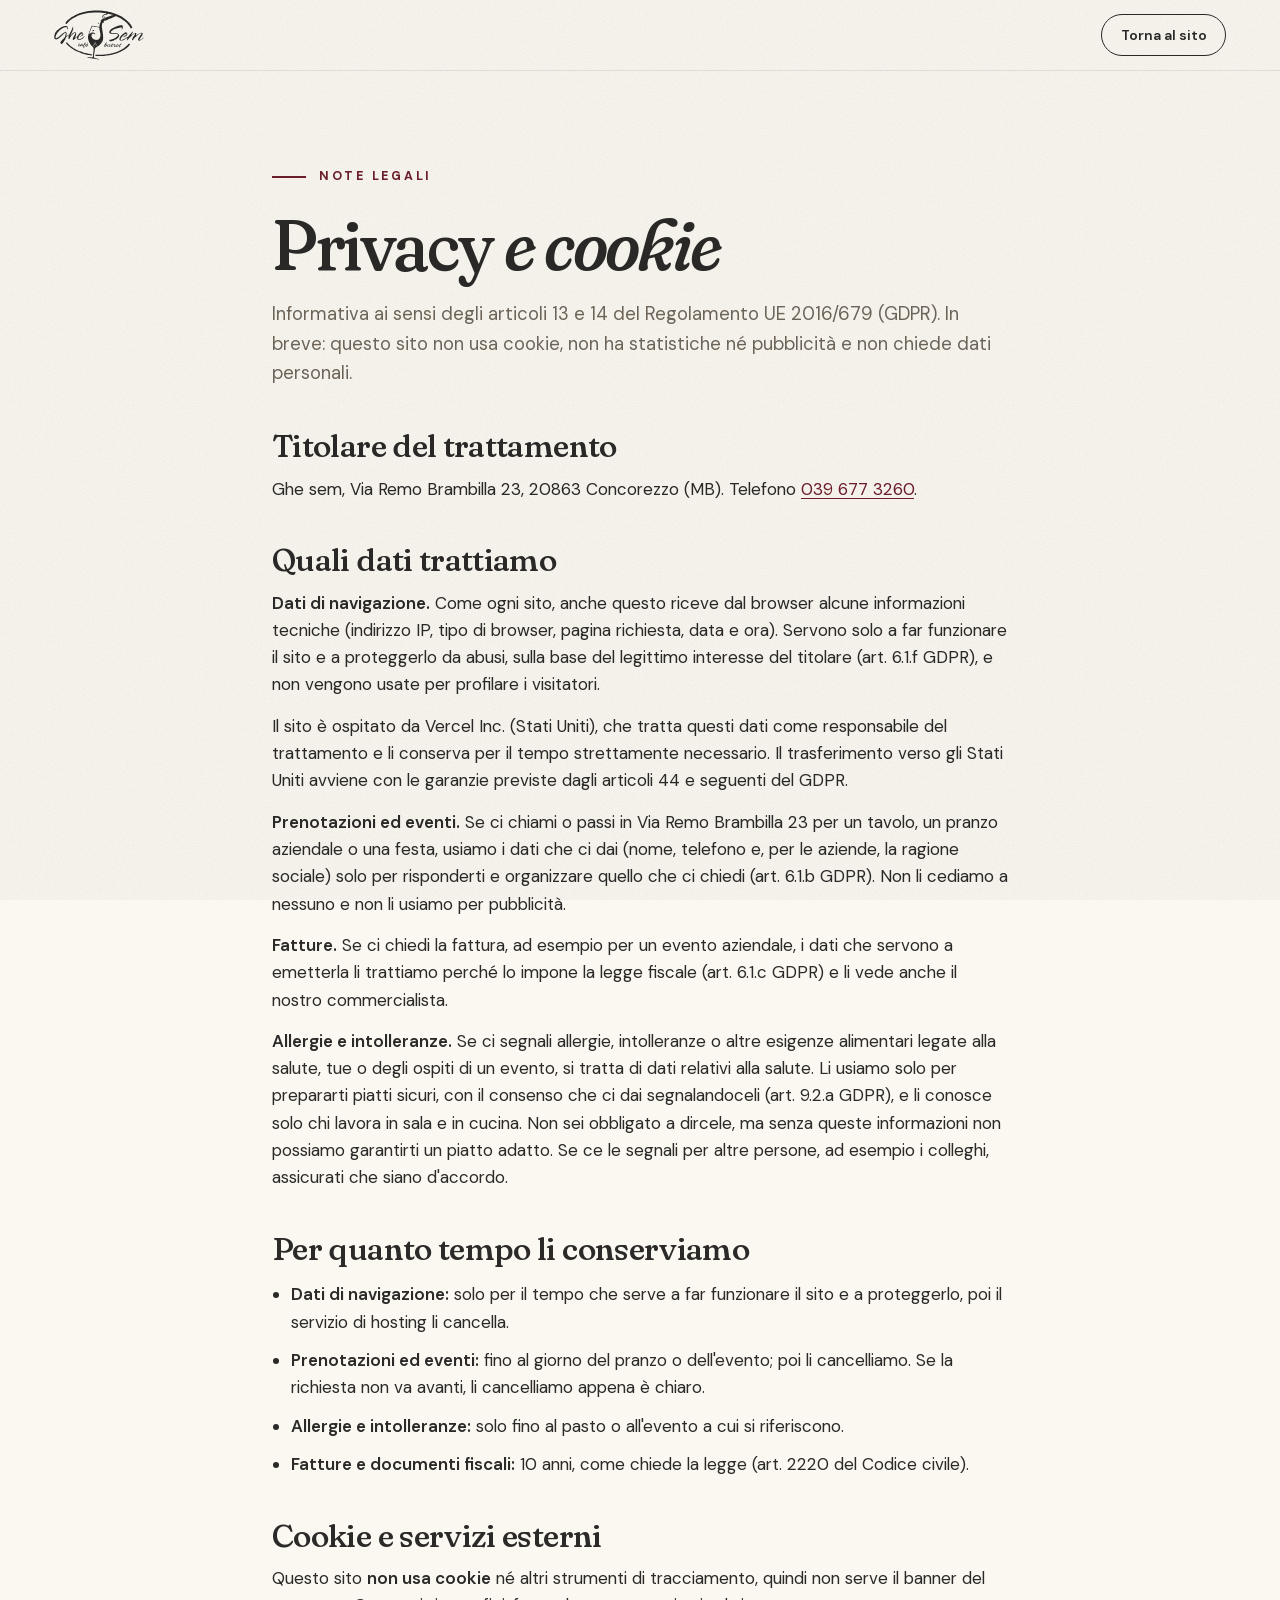
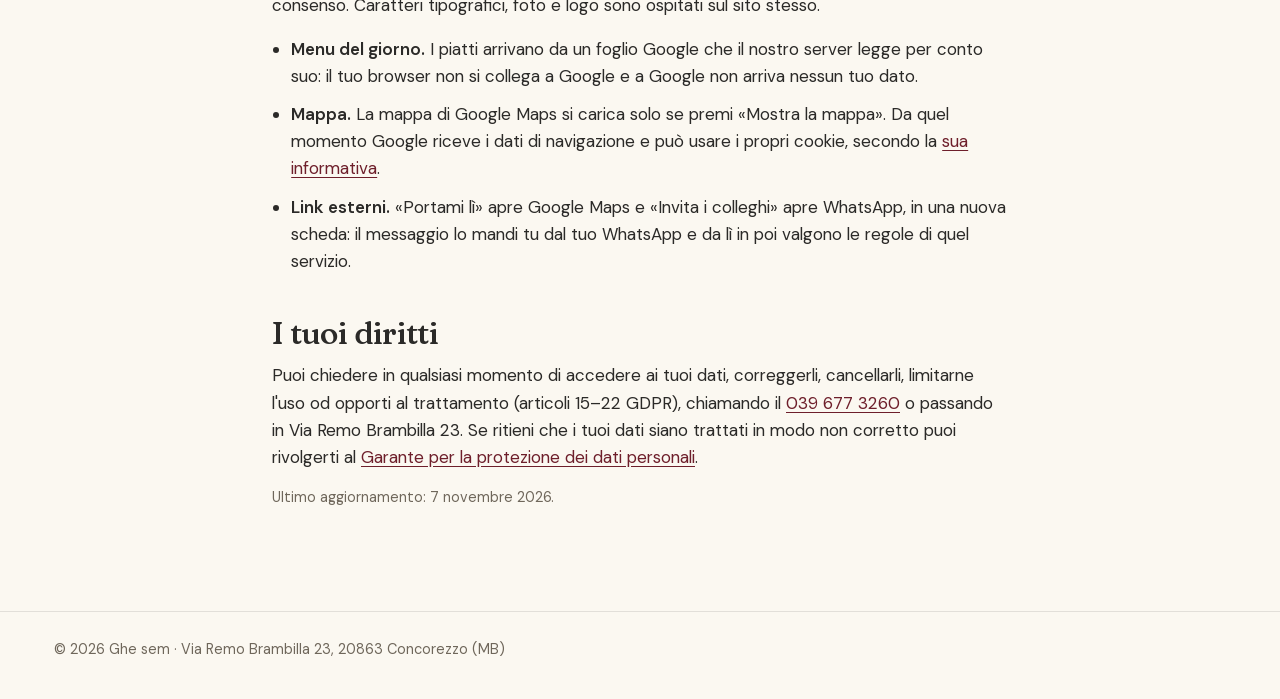
<file: privacy.html>
<!doctype html>
<html lang="it">
<head>
<meta charset="utf-8">
<meta name="viewport" content="width=device-width, initial-scale=1, viewport-fit=cover">
<title>Privacy e cookie · Ghe sem Concorezzo</title>
<meta name="description" content="Informativa sul trattamento dei dati personali e sui cookie del sito di Ghe sem, café e bistrot in Via Remo Brambilla 23 a Concorezzo.">
<meta name="theme-color" content="#6E1F2B">
<link rel="icon" href="favicon-32.png" sizes="32x32" type="image/png">
<link rel="icon" href="favicon.svg" type="image/svg+xml">
<link rel="apple-touch-icon" href="apple-touch-icon.png">
<link rel="preload" href="fonts/dmsans-latin.woff2" as="font" type="font/woff2" crossorigin>
<link rel="preload" href="fonts/fraunces-latin.woff2" as="font" type="font/woff2" crossorigin>
<link rel="stylesheet" href="css/style.css">
</head>

<body class="legal-page">
<header class="legal-top">
  <div class="wrap">
    <a class="legal-logo" href="index.html" aria-label="Ghe sem, torna al sito"></a>
    <a class="btn btn-line btn-sm" href="index.html">Torna al sito</a>
  </div>
</header>

<main class="legal">
  <div class="wrap legal-wrap">
    <p class="kicker">Note legali</p>
    <h1>Privacy <em>e cookie</em></h1>
    <p class="legal-lede">Informativa ai sensi degli articoli 13 e 14 del Regolamento UE 2016/679 (GDPR). In breve: questo sito non usa cookie, non ha statistiche né pubblicità e non chiede dati personali.</p>

    <h2>Titolare del trattamento</h2>
    <!-- DA COMPLETARE: ragione sociale e P.IVA del locale (e un indirizzo email, se c'è) -->
    <p>Ghe sem, Via Remo Brambilla 23, 20863 Concorezzo (MB). Telefono <a href="tel:+39396773260">039 677 3260</a>.</p>

    <h2>Quali dati trattiamo</h2>
    <p><b>Dati di navigazione.</b> Come ogni sito, anche questo riceve dal browser alcune informazioni tecniche (indirizzo IP, tipo di browser, pagina richiesta, data e ora). Servono solo a far funzionare il sito e a proteggerlo da abusi, sulla base del legittimo interesse del titolare (art. 6.1.f GDPR), e non vengono usate per profilare i visitatori.</p>
    <p>Il sito è ospitato da Vercel Inc. (Stati Uniti), che tratta questi dati come responsabile del trattamento e li conserva per il tempo strettamente necessario. Il trasferimento verso gli Stati Uniti avviene con le garanzie previste dagli articoli 44 e seguenti del GDPR.</p>
    <p><b>Prenotazioni ed eventi.</b> Se ci chiami o passi in Via Remo Brambilla 23 per un tavolo, un pranzo aziendale o una festa, usiamo i dati che ci dai (nome, telefono e, per le aziende, la ragione sociale) solo per risponderti e organizzare quello che ci chiedi (art. 6.1.b GDPR). Non li cediamo a nessuno e non li usiamo per pubblicità.</p>
    <p><b>Fatture.</b> Se ci chiedi la fattura, ad esempio per un evento aziendale, i dati che servono a emetterla li trattiamo perché lo impone la legge fiscale (art. 6.1.c GDPR) e li vede anche il nostro commercialista.</p>
    <p><b>Allergie e intolleranze.</b> Se ci segnali allergie, intolleranze o altre esigenze alimentari legate alla salute, tue o degli ospiti di un evento, si tratta di dati relativi alla salute. Li usiamo solo per prepararti piatti sicuri, con il consenso che ci dai segnalandoceli (art. 9.2.a GDPR), e li conosce solo chi lavora in sala e in cucina. Non sei obbligato a dircele, ma senza queste informazioni non possiamo garantirti un piatto adatto. Se ce le segnali per altre persone, ad esempio i colleghi, assicurati che siano d'accordo.</p>

    <h2>Per quanto tempo li conserviamo</h2>
    <ul>
      <li><b>Dati di navigazione:</b> solo per il tempo che serve a far funzionare il sito e a proteggerlo, poi il servizio di hosting li cancella.</li>
      <li><b>Prenotazioni ed eventi:</b> fino al giorno del pranzo o dell'evento; poi li cancelliamo. Se la richiesta non va avanti, li cancelliamo appena è chiaro.</li>
      <li><b>Allergie e intolleranze:</b> solo fino al pasto o all'evento a cui si riferiscono.</li>
      <li><b>Fatture e documenti fiscali:</b> 10 anni, come chiede la legge (art. 2220 del Codice civile).</li>
    </ul>

    <h2 id="cookie">Cookie e servizi esterni</h2>
    <p>Questo sito <b>non usa cookie</b> né altri strumenti di tracciamento, quindi non serve il banner del consenso. Caratteri tipografici, foto e logo sono ospitati sul sito stesso.</p>
    <ul>
      <li><b>Menu del giorno.</b> I piatti arrivano da un foglio Google che il nostro server legge per conto suo: il tuo browser non si collega a Google e a Google non arriva nessun tuo dato.</li>
      <li><b>Mappa.</b> La mappa di Google Maps si carica solo se premi «Mostra la mappa». Da quel momento Google riceve i dati di navigazione e può usare i propri cookie, secondo la <a href="https://policies.google.com/privacy?hl=it" target="_blank" rel="noopener">sua informativa</a>.</li>
      <li><b>Link esterni.</b> «Portami lì» apre Google Maps e «Invita i colleghi» apre WhatsApp, in una nuova scheda: il messaggio lo mandi tu dal tuo WhatsApp e da lì in poi valgono le regole di quel servizio.</li>
    </ul>

    <h2>I tuoi diritti</h2>
    <p>Puoi chiedere in qualsiasi momento di accedere ai tuoi dati, correggerli, cancellarli, limitarne l'uso od opporti al trattamento (articoli 15–22 GDPR), chiamando il <a href="tel:+39396773260">039 677 3260</a> o passando in Via Remo Brambilla 23. Se ritieni che i tuoi dati siano trattati in modo non corretto puoi rivolgerti al <a href="https://www.garanteprivacy.it" target="_blank" rel="noopener">Garante per la protezione dei dati personali</a>.</p>

    <p class="legal-date">Ultimo aggiornamento: 7 novembre 2026.</p>
  </div>
</main>

<footer class="legal-foot">
  <div class="wrap">© 2026 Ghe sem · Via Remo Brambilla 23, 20863 Concorezzo (MB)</div>
</footer>
</body>
</html>
</file>
<file: css/style.css>
/* Font ospitati sul sito (Fraunces, DM Sans e Caveat, SIL Open Font License):
   nessuna richiesta a Google Fonts, quindi nessun dato del visitatore inviato a terzi. */
@font-face { font-family: 'Caveat'; font-style: normal; font-weight: 500 600; font-display: swap; src: url(../fonts/caveat-latin-ext.woff2) format('woff2'); unicode-range: U+0100-02BA, U+02BD-02C5, U+02C7-02CC, U+02CE-02D7, U+02DD-02FF, U+0304, U+0308, U+0329, U+1D00-1DBF, U+1E00-1E9F, U+1EF2-1EFF, U+2020, U+20A0-20AB, U+20AD-20C4, U+2113, U+2C60-2C7F, U+A720-A7FF; }
@font-face { font-family: 'Caveat'; font-style: normal; font-weight: 500 600; font-display: swap; src: url(../fonts/caveat-latin.woff2) format('woff2'); unicode-range: U+0000-00FF, U+0131, U+0152-0153, U+02BB-02BC, U+02C6, U+02DA, U+02DC, U+0304, U+0308, U+0329, U+2000-206F, U+20AC, U+2122, U+2191, U+2193, U+2212, U+2215, U+FEFF, U+FFFD; }
@font-face { font-family: 'DM Sans'; font-style: italic; font-weight: 300 700; font-display: swap; src: url(../fonts/dmsans-italic-latin-ext.woff2) format('woff2'); unicode-range: U+0100-02BA, U+02BD-02C5, U+02C7-02CC, U+02CE-02D7, U+02DD-02FF, U+0304, U+0308, U+0329, U+1D00-1DBF, U+1E00-1E9F, U+1EF2-1EFF, U+2020, U+20A0-20AB, U+20AD-20C4, U+2113, U+2C60-2C7F, U+A720-A7FF; }
@font-face { font-family: 'DM Sans'; font-style: italic; font-weight: 300 700; font-display: swap; src: url(../fonts/dmsans-italic-latin.woff2) format('woff2'); unicode-range: U+0000-00FF, U+0131, U+0152-0153, U+02BB-02BC, U+02C6, U+02DA, U+02DC, U+0304, U+0308, U+0329, U+2000-206F, U+20AC, U+2122, U+2191, U+2193, U+2212, U+2215, U+FEFF, U+FFFD; }
@font-face { font-family: 'DM Sans'; font-style: normal; font-weight: 300 700; font-display: swap; src: url(../fonts/dmsans-latin-ext.woff2) format('woff2'); unicode-range: U+0100-02BA, U+02BD-02C5, U+02C7-02CC, U+02CE-02D7, U+02DD-02FF, U+0304, U+0308, U+0329, U+1D00-1DBF, U+1E00-1E9F, U+1EF2-1EFF, U+2020, U+20A0-20AB, U+20AD-20C4, U+2113, U+2C60-2C7F, U+A720-A7FF; }
@font-face { font-family: 'DM Sans'; font-style: normal; font-weight: 300 700; font-display: swap; src: url(../fonts/dmsans-latin.woff2) format('woff2'); unicode-range: U+0000-00FF, U+0131, U+0152-0153, U+02BB-02BC, U+02C6, U+02DA, U+02DC, U+0304, U+0308, U+0329, U+2000-206F, U+20AC, U+2122, U+2191, U+2193, U+2212, U+2215, U+FEFF, U+FFFD; }
@font-face { font-family: 'Fraunces'; font-style: italic; font-weight: 300 800; font-display: swap; src: url(../fonts/fraunces-italic-latin-ext.woff2) format('woff2'); unicode-range: U+0100-02BA, U+02BD-02C5, U+02C7-02CC, U+02CE-02D7, U+02DD-02FF, U+0304, U+0308, U+0329, U+1D00-1DBF, U+1E00-1E9F, U+1EF2-1EFF, U+2020, U+20A0-20AB, U+20AD-20C4, U+2113, U+2C60-2C7F, U+A720-A7FF; }
@font-face { font-family: 'Fraunces'; font-style: italic; font-weight: 300 800; font-display: swap; src: url(../fonts/fraunces-italic-latin.woff2) format('woff2'); unicode-range: U+0000-00FF, U+0131, U+0152-0153, U+02BB-02BC, U+02C6, U+02DA, U+02DC, U+0304, U+0308, U+0329, U+2000-206F, U+20AC, U+2122, U+2191, U+2193, U+2212, U+2215, U+FEFF, U+FFFD; }
@font-face { font-family: 'Fraunces'; font-style: normal; font-weight: 300 800; font-display: swap; src: url(../fonts/fraunces-latin-ext.woff2) format('woff2'); unicode-range: U+0100-02BA, U+02BD-02C5, U+02C7-02CC, U+02CE-02D7, U+02DD-02FF, U+0304, U+0308, U+0329, U+1D00-1DBF, U+1E00-1E9F, U+1EF2-1EFF, U+2020, U+20A0-20AB, U+20AD-20C4, U+2113, U+2C60-2C7F, U+A720-A7FF; }
@font-face { font-family: 'Fraunces'; font-style: normal; font-weight: 300 800; font-display: swap; src: url(../fonts/fraunces-latin.woff2) format('woff2'); unicode-range: U+0000-00FF, U+0131, U+0152-0153, U+02BB-02BC, U+02C6, U+02DA, U+02DC, U+0304, U+0308, U+0329, U+2000-206F, U+20AC, U+2122, U+2191, U+2193, U+2212, U+2215, U+FEFF, U+FFFD; }

/* ==========================================================================
   Ghe sem · Concorezzo
   Palette ereditata dal sito originale: crema, bordeaux, inchiostro. In più un ocra.
   ========================================================================== */

:root {
  --cream: #F4EFE4;
  --cream-2: #EAE2D0;
  --paper: #FBF8F1;
  --wine: #6E1F2B;
  --wine-2: #8A2A39;
  --wine-deep: #3B0F17;
  --wine-ink: #220A0F;
  --ink: #2B2A28;
  --muted: #6F675B;
  --ochre: #DDA94B;
  --ochre-2: #EBC677;
  --green: #5CD28C;

  --ff-display: "Fraunces", Georgia, "Times New Roman", serif;
  --ff-body: "DM Sans", system-ui, -apple-system, "Segoe UI", sans-serif;
  --ff-hand: "Caveat", "Bradley Hand", cursive;

  --gut: clamp(20px, 4.2vw, 56px);
  --r-sec: clamp(28px, 4.5vw, 64px);
  --pad: clamp(72px, 10vw, 150px);
  --ease: cubic-bezier(.2, .7, .2, 1);
}

*, *::before, *::after { box-sizing: border-box; }
* { margin: 0; }

html {
  scroll-behavior: smooth;
  scroll-padding-top: 90px;
  -webkit-text-size-adjust: 100%;
}

body {
  font-family: var(--ff-body);
  font-size: 1.0625rem;
  line-height: 1.6;
  color: var(--ink);
  background: var(--wine-ink);
  overflow-x: clip;
  -webkit-font-smoothing: antialiased;
  text-rendering: optimizeLegibility;
}
body.no-scroll { overflow: hidden; }

/* grana di carta, appena percettibile */
body::before {
  content: "";
  position: fixed; inset: 0; z-index: 300;
  pointer-events: none;
  opacity: .06;
  background-image: url("data:image/svg+xml,%3Csvg xmlns='http://www.w3.org/2000/svg' width='220' height='220'%3E%3Cfilter id='n'%3E%3CfeTurbulence type='fractalNoise' baseFrequency='.85' numOctaves='2' stitchTiles='stitch'/%3E%3CfeColorMatrix values='0 0 0 0 0  0 0 0 0 0  0 0 0 0 0  0 0 0 .9 0'/%3E%3C/filter%3E%3Crect width='100%25' height='100%25' filter='url(%23n)'/%3E%3C/svg%3E");
}

img { display: block; max-width: 100%; }
a { color: inherit; }
button { font: inherit; color: inherit; }

.wrap { width: min(1240px, 100% - 2 * var(--gut)); margin-inline: auto; }
.sr-only { position: absolute; width: 1px; height: 1px; overflow: hidden; clip: rect(0 0 0 0); white-space: nowrap; }
.skip { position: fixed; left: 12px; top: -60px; z-index: 400; background: var(--ochre); color: var(--wine-ink); padding: .6rem 1rem; border-radius: 99px; font-weight: 600; transition: top .2s; }
.skip:focus { top: 12px; }

:focus-visible { outline: 2.5px solid var(--ochre); outline-offset: 3px; border-radius: 6px; }
/* le sezioni ricevono il focus quando ci si arriva da un link interno: niente cornice intorno */
[tabindex="-1"]:focus { outline: none; }

/* ---------- tipografia ---------- */
h1, h2, h3, h4 {
  font-family: var(--ff-display);
  font-weight: 500;
  line-height: 1.02;
  letter-spacing: -.02em;
  font-optical-sizing: auto;
  font-variation-settings: "SOFT" 70, "WONK" 1;
}
h2 { font-size: clamp(2.8rem, 7.2vw, 6.2rem); letter-spacing: -.035em; }
h2 em, h3 em { font-style: italic; font-weight: 400; color: var(--wine); }
.day h2 em, .wine h2 em { color: var(--ochre); }
.work h2 em { color: var(--wine); }

.kicker {
  display: flex; align-items: center; gap: .8rem; width: fit-content;
  font-size: .78rem; font-weight: 700; letter-spacing: .22em; text-transform: uppercase;
  color: var(--wine);
  margin-bottom: 1.4rem;
}
.kicker::before { content: ""; width: 34px; height: 1.5px; background: currentColor; }
.kicker-light { color: var(--cream); }
.k-city { white-space: nowrap; }
.kicker-ochre { color: var(--ochre); }
.kicker-ink { color: var(--wine-ink); }

.lede { font-size: clamp(1.1rem, 1.5vw, 1.3rem); line-height: 1.6; max-width: 34em; }

.sec-head { margin-bottom: clamp(40px, 6vw, 80px); }
.sec-sub { max-width: 34em; margin-top: 1.6rem; font-size: 1.12rem; color: var(--muted); }
.sec-sub b { color: var(--wine); font-weight: 700; }
.sec-split { display: grid; gap: 1.6rem 4rem; align-items: end; }
.sec-split .sec-sub { margin: 0; }
@media (min-width: 900px) { .sec-split { grid-template-columns: 1.1fr .9fr; } }

/* sezioni sovrapposte con angoli arrotondati */
section, footer.foot { position: relative; padding-block: var(--pad) calc(var(--pad) + var(--r-sec)); overflow-x: clip; }
.stack {
  margin-top: calc(var(--r-sec) * -1);
  border-radius: var(--r-sec) var(--r-sec) 0 0;
  z-index: 1;
}

/* ---------- bottoni ---------- */
.btn {
  display: inline-flex; align-items: center; justify-content: center; gap: .6rem;
  padding: 1rem 1.55rem;
  border-radius: 99px;
  border: 1.5px solid transparent;
  font-weight: 600; font-size: .95rem; line-height: 1; text-decoration: none;
  cursor: pointer;
  transition: transform .35s var(--ease), background .3s, color .3s, border-color .3s, box-shadow .3s;
}
.btn svg { width: 18px; height: 18px; flex: none; transition: transform .35s var(--ease); }
.btn:hover { transform: translateY(-2px); }
.btn:hover svg.arr { transform: translateX(4px); }
.btn-sm { padding: .8rem 1.15rem; font-size: .88rem; }
.btn-ochre { background: var(--ochre); color: var(--wine-ink); box-shadow: 0 8px 24px -10px rgba(221, 169, 75, .7); }
.btn-ochre:hover { background: var(--ochre-2); }
.btn-ghost { border-color: rgba(244, 239, 228, .5); color: var(--cream); }
.btn-ghost:hover { background: var(--cream); color: var(--wine); }
.btn-wine { background: var(--wine); color: var(--cream); }
.btn-wine:hover { background: var(--wine-2); }
.btn-line { border-color: var(--ink); color: var(--ink); background: transparent; }
.btn-line:hover { background: var(--ink); color: var(--cream); }

/* ---------- reveal ---------- */
.js [data-reveal] {
  opacity: 0;
  transform: translateY(32px);
  transition: opacity .9s var(--ease), transform .9s var(--ease), clip-path 1.2s var(--ease);
  transition-delay: var(--d, 0ms);
}
.js [data-reveal="zoom"] { transform: scale(.94) translateY(20px); }
.js [data-reveal].is-in { opacity: 1; transform: none; }
/* il "sipario" va sull'immagine: un clip-path sull'elemento osservato lo renderebbe invisibile all'IntersectionObserver */
.js [data-reveal="clip"] { transform: none; opacity: 1; }
.js [data-reveal="clip"] img { clip-path: inset(0 0 100% 0); transition: clip-path 1.3s var(--ease) var(--d, 0ms), transform 1.1s var(--ease); }
.js [data-reveal="clip"].is-in img { clip-path: inset(0 0 0 0); }

/* ---------- barra di avanzamento ---------- */
#progress {
  position: fixed; left: 0; top: 0; right: 0; height: 3px; z-index: 200;
  background: linear-gradient(90deg, var(--ochre), var(--wine-2));
  transform: scaleX(0); transform-origin: left;
}

/* ==========================================================================
   NAV
   ========================================================================== */
.nav {
  position: fixed; inset: 0 0 auto 0; z-index: 150;
  height: 88px;
  display: flex; align-items: center;
  color: var(--cream);
  transition: background .4s, color .4s, box-shadow .4s, height .4s;
}
.nav .wrap { display: flex; align-items: center; justify-content: space-between; gap: 2rem; }
.nav.is-solid {
  height: 70px;
  background: rgba(244, 239, 228, .86);
  -webkit-backdrop-filter: saturate(1.4) blur(14px);
  backdrop-filter: saturate(1.4) blur(14px);
  color: var(--ink);
  box-shadow: 0 1px 0 rgba(43, 42, 40, .08);
}
/* il logo vero, ricalcato dall'insegna: una sola forma che prende il colore del testo,
   crema sopra le foto dell'hero e inchiostro sulla barra chiara */
.logo {
  display: block; flex: none;
  height: 62px; aspect-ratio: 459 / 253;
  background-color: currentColor;
  -webkit-mask: url("../img/logo-ghe-sem.svg") center / contain no-repeat;
          mask: url("../img/logo-ghe-sem.svg") center / contain no-repeat;
  transition: height .4s var(--ease);
}
.nav.is-solid .logo { height: 50px; }
.js .nav .logo { opacity: 0; pointer-events: none; }
.js .logo-docked .nav .logo, .js .menu-open .nav .logo { opacity: 1; pointer-events: auto; }
/* barra 88/70 px e logo 62/50 px: circa 12 px d'aria sopra e sotto il logo */
.nav-links { display: flex; gap: 2.2rem; font-size: .92rem; font-weight: 500; }
.nav-links a { position: relative; padding: .4rem 0; text-decoration: none; }
.nav-links a::after {
  content: ""; position: absolute; left: 0; right: 0; bottom: 0; height: 1.5px; background: currentColor;
  transform: scaleX(0); transform-origin: left; transition: transform .4s var(--ease);
}
.nav-links a:hover::after { transform: scaleX(1); }
.nav-cta { padding: .8rem 1.2rem; }
.nav.is-solid .nav-cta { background: var(--wine); color: var(--cream); box-shadow: none; }

.burger { display: none; width: 46px; height: 46px; border: 0; background: none; cursor: pointer; position: relative; }
.burger span { position: absolute; left: 11px; right: 11px; height: 2px; background: currentColor; border-radius: 2px; transition: transform .4s var(--ease), top .4s var(--ease); }
.burger span:first-child { top: 18px; }
.burger span:last-child { top: 26px; }
.menu-open .burger span:first-child { top: 22px; transform: rotate(45deg); }
.menu-open .burger span:last-child { top: 22px; transform: rotate(-45deg); }

.mnav {
  position: fixed; inset: 0; z-index: 140;
  background: var(--wine-ink); color: var(--cream);
  display: flex; flex-direction: column; justify-content: center; gap: 2.4rem;
  padding: 100px var(--gut) 40px;
  clip-path: circle(0 at calc(100% - 40px) 40px);
  visibility: hidden;
  transition: clip-path .7s var(--ease), visibility 0s .7s;
}
.menu-open .mnav { clip-path: circle(150% at calc(100% - 40px) 40px); visibility: visible; transition: clip-path .7s var(--ease), visibility 0s; }
.menu-open .nav { color: var(--cream); background: transparent; box-shadow: none; -webkit-backdrop-filter: none; backdrop-filter: none; }
.mnav nav { display: grid; gap: .3rem; }
.mnav nav a {
  font-family: var(--ff-display); font-size: clamp(2.2rem, 9vw, 3.4rem); text-decoration: none; letter-spacing: -.03em;
  font-variation-settings: "SOFT" 100, "WONK" 1;
  padding: .2rem 0; border-bottom: 1px solid rgba(244, 239, 228, .12);
}
.mnav-foot { color: rgba(244, 239, 228, .7); }
.mnav-foot a { color: var(--ochre); font-weight: 600; text-decoration: none; font-size: 1.3rem; }

@media (max-width: 899px) {
  .nav-links, .nav-cta { display: none; }
  .burger { display: block; margin-right: -8px; }
}

/* ==========================================================================
   HERO
   ========================================================================== */
.hero {
  min-height: 100vh;
  min-height: 100svh;
  padding: 0;
  color: var(--cream);
  display: flex; align-items: flex-end;
  background: var(--wine-ink);
  isolation: isolate;
  overflow: hidden;
}
.hero-bg { position: absolute; inset: 0; z-index: -2; overflow: hidden; }
/* Le foto sono impilate in ordine fisso: la prima sta sempre sotto ed è sempre opaca,
   ogni foto successiva sfuma sopra quelle già visibili (.is-on). Nessun buco scuro a
   metà dissolvenza e nessuno scambio di z-index, che su alcuni telefoni fa lampeggiare. */
.slide {
  position: absolute; inset: 0; width: 100%; height: 100%; object-fit: cover;
  opacity: 0;
  transform: scale(1.14);
  will-change: transform, opacity;
  transition: opacity 1.2s ease, transform 0s linear 1.2s;
}
.slide:first-child, .slide.is-on { opacity: 1; }
.slide.is-active { transform: scale(1); transition: opacity 1.2s ease, transform 9s ease-out; }
.hero::before {
  content: ""; position: absolute; inset: 0; z-index: -1;
  background:
    linear-gradient(90deg, rgba(34, 10, 15, .9) 0%, rgba(34, 10, 15, .62) 42%, rgba(34, 10, 15, .12) 100%),
    linear-gradient(0deg, rgba(34, 10, 15, .92) 0%, rgba(34, 10, 15, 0) 42%),
    linear-gradient(180deg, rgba(34, 10, 15, .55) 0%, rgba(34, 10, 15, 0) 22%);
}
.hero-inner { padding: 140px 0 clamp(130px, 19vh, 190px); }

.hero-title { position: relative; display: inline-block; margin: .4rem 0 1.6rem; }
/* il logo al posto del titolo, grande quanto era la parola "Ghe".
   Scorrendo, js/main.js lo fa salire e rimpicciolire fino al suo posto nella barra. */
.hero-logo {
  display: block;
  width: clamp(8.1rem, 27.75vw, 25.5rem); aspect-ratio: 459 / 253;
  transform-origin: 0 0;
}
.hero-logo.is-docked { visibility: hidden; }
.hero-mark {
  display: block; width: 100%; height: 100%;
  background-color: var(--cream);
  -webkit-mask: url("../img/logo-ghe-sem.svg") center / contain no-repeat;
          mask: url("../img/logo-ghe-sem.svg") center / contain no-repeat;
  animation: logoIn 1.2s var(--ease) .15s both;
}
@keyframes logoIn { from { opacity: 0; transform: translateY(26px) scale(.96); } }


.hero-lede { font-size: clamp(1.15rem, 1.8vw, 1.5rem); max-width: 30em; color: rgba(244, 239, 228, .92); line-height: 1.5; }
.hero-cta { display: flex; flex-wrap: wrap; align-items: center; gap: .9rem; margin-top: 2rem; }

.status {
  display: inline-flex; align-items: center; gap: .65rem;
  padding: .62rem 1rem .62rem .85rem;
  border-radius: 99px;
  font-size: .88rem; font-weight: 500;
  background: rgba(244, 239, 228, .13);
  border: 1px solid rgba(244, 239, 228, .28);
  -webkit-backdrop-filter: blur(10px); backdrop-filter: blur(10px);
}
.status .dot { width: 9px; height: 9px; border-radius: 50%; background: var(--ochre); flex: none; }
.status.is-open .dot { background: var(--green); animation: pulse 2s infinite; }
@keyframes pulse { 0% { box-shadow: 0 0 0 0 rgba(92, 210, 140, .6); } 80%, 100% { box-shadow: 0 0 0 10px rgba(92, 210, 140, 0); } }
.status-dark { background: rgba(110, 31, 43, .07); border-color: rgba(110, 31, 43, .22); color: var(--wine); }

/* timbro rotante */
.badge {
  position: absolute; right: var(--gut); bottom: clamp(100px, 17vh, 170px);
  width: clamp(120px, 14vw, 190px); aspect-ratio: 1;
  display: grid; place-items: center; text-decoration: none;
  color: var(--cream);
  transition: transform .5s var(--ease);
}
.badge:hover { transform: scale(1.07) rotate(-4deg); }
.badge::before { content: ""; position: absolute; inset: 0; border-radius: 50%; background: rgba(34, 10, 15, .55); -webkit-backdrop-filter: blur(8px); backdrop-filter: blur(8px); border: 1px solid rgba(244, 239, 228, .25); }
.badge-ring { position: absolute; inset: 0; width: 100%; height: 100%; animation: spin 26s linear infinite; }
.badge-ring text { font-family: var(--ff-body); font-size: 13.4px; font-weight: 700; letter-spacing: .12em; fill: var(--cream); }
@keyframes spin { to { transform: rotate(360deg); } }
.badge-core { position: relative; display: flex; align-items: flex-start; font-family: var(--ff-display); color: var(--ochre); line-height: 1; font-variation-settings: "SOFT" 100, "WONK" 1; }
.badge-core b { font-size: clamp(2.6rem, 4.6vw, 4.2rem); font-weight: 600; letter-spacing: -.04em; }
.badge-core i { font-style: normal; font-size: clamp(1.2rem, 2vw, 1.8rem); margin: .35em 0 0 .08em; }

/* stories */
.stories {
  position: absolute; left: var(--gut); bottom: clamp(22px, 4.5vh, 44px); z-index: 3;
  display: flex; gap: 14px;
  width: min(560px, calc(100% - 2 * var(--gut)));
}
.story { flex: 1; text-align: left; background: none; border: 0; padding: 0; cursor: pointer; color: rgba(244, 239, 228, .55); transition: color .3s; }
.story:hover, .story.is-active { color: var(--cream); }
.story .bar { display: block; position: relative; height: 3px; border-radius: 3px; overflow: hidden; background: rgba(244, 239, 228, .25); margin-bottom: .75rem; }
.story .bar::after { content: ""; position: absolute; inset: 0; background: var(--cream); transform: scaleX(0); transform-origin: left; }
.story.is-done .bar::after { transform: scaleX(1); }
.hero.is-playing .story.is-active .bar::after { animation: fill 6s linear forwards; }
.hero.is-still .story.is-active .bar::after { animation: none; transform: scaleX(1); }
@keyframes fill { to { transform: scaleX(1); } }
.story .t { display: block; font-family: var(--ff-display); font-size: 1.25rem; font-weight: 500; line-height: 1; }
.story .l { display: block; font-size: .8rem; letter-spacing: .06em; margin-top: .25rem; opacity: .85; }

@media (max-width: 760px) {
  .br-d { display: none; }
  /* telefono: il logo sta al centro esatto della prima schermata, con "Café & bistrot /
     Concorezzo (MB)" sopra e il resto sotto. 3.54rem = le due righe del kicker e il suo margine. */
  .hero { align-items: flex-start; }
  .hero-inner {
    --logo-w: min(74vw, 300px);
    display: flex; flex-direction: column; align-items: center; text-align: center;
    padding: calc(50vh - var(--logo-w) * 253 / 459 / 2 - 3.54rem) 0 112px;
    padding-top: calc(50svh - var(--logo-w) * 253 / 459 / 2 - 3.54rem);
  }
  .hero .kicker { margin: 0 auto 1.2rem; line-height: 1.5; text-align: center; }
  .hero .kicker::before { display: none; }
  .k-city { display: block; }
  .k-sep { display: none; }
  .hero-title { margin: 0 0 1.6rem; }
  .hero-logo { width: var(--logo-w); }
  .hero-lede { font-size: 1rem; line-height: 1.5; max-width: 22em; }
  .hero-cta { justify-content: center; gap: .6rem; margin-top: 1.2rem; }
  .badge { width: 104px; bottom: auto; top: 98px; }
  .hero-cta .btn-ghost { display: none; }
}

@media (max-width: 400px) {
  .badge { width: 88px; top: 84px; }
  .badge-core b { font-size: 2.2rem; }
  .badge-core i { font-size: 1.05rem; }
}

/* ==========================================================================
   MARQUEE
   ========================================================================== */
.marquee { background: var(--wine); color: var(--cream); overflow: hidden; position: relative; z-index: 2; padding: 1.05rem 0; border-block: 1px solid rgba(255, 255, 255, .08); }
.marquee-track { display: flex; width: max-content; animation: mq 46s linear infinite; }
.marquee:hover .marquee-track { animation-play-state: paused; }
.marquee-set { display: flex; align-items: center; }
.marquee-set span {
  font-family: var(--ff-display); font-style: italic; font-weight: 400; font-size: clamp(1.4rem, 2.5vw, 2.1rem);
  white-space: nowrap; padding-inline: 1.5rem;
  font-variation-settings: "SOFT" 100, "WONK" 1;
}
.marquee-set i { color: var(--ochre); font-style: normal; font-size: 1.1rem; }
@keyframes mq { to { transform: translateX(-50%); } }

/* ==========================================================================
   MANIFESTO
   ========================================================================== */
.manifesto { background: var(--cream); padding-bottom: calc(var(--pad) + var(--r-sec)); }
.manifesto-grid { display: grid; gap: 3.5rem; align-items: center; }
@media (min-width: 1000px) { .manifesto-grid { grid-template-columns: 1fr 340px; gap: 5rem; } }
.manifesto-text {
  font-family: var(--ff-display); font-weight: 400;
  font-size: clamp(1.9rem, 4.4vw, 3.9rem); line-height: 1.12; letter-spacing: -.025em;
  font-variation-settings: "SOFT" 60, "WONK" 1;
}
.manifesto-text b { font-weight: 600; font-style: italic; color: var(--wine); }
.js .manifesto-text .w { opacity: .16; transition: opacity .5s ease; }
.js .manifesto-text .w.on { opacity: 1; }

.dict {
  position: relative; background: var(--paper); border-radius: 6px;
  padding: 2rem 1.8rem 2.2rem; transform: rotate(2.2deg);
  box-shadow: 0 1px 0 rgba(0,0,0,.04), 0 30px 50px -28px rgba(34, 10, 15, .45);
  border: 1px solid rgba(43, 42, 40, .08);
}
.dict::before { content: ""; position: absolute; inset: 9px; border: 1px dashed rgba(110, 31, 43, .3); border-radius: 3px; pointer-events: none; }
.dict-head { display: flex; flex-wrap: wrap; align-items: baseline; gap: .3rem .8rem; }
.dict-head b { font-family: var(--ff-display); font-size: 2rem; font-weight: 600; letter-spacing: -.03em; color: var(--wine); }
.dict-head i { font-size: .8rem; color: var(--muted); }
.dict-def { font-family: var(--ff-display); font-size: 3.4rem; font-style: italic; line-height: 1; margin: .7rem 0 .9rem; letter-spacing: -.04em; font-variation-settings: "SOFT" 100, "WONK" 1; }
.dict-note { font-size: .96rem; color: var(--muted); }
.dict-hand { position: absolute; right: 1.4rem; bottom: -1.5rem; font-family: var(--ff-hand); font-size: 1.7rem; font-weight: 600; color: var(--wine); transform: rotate(-6deg); }

.facts { display: grid; gap: 2.4rem; margin-top: clamp(64px, 9vw, 120px); padding-top: 2.6rem; border-top: 1px solid rgba(43, 42, 40, .15); }
@media (min-width: 760px) { .facts { grid-template-columns: repeat(3, 1fr); gap: 3rem; } }
.fact-n { font-family: var(--ff-display); font-weight: 500; font-size: clamp(4rem, 8.5vw, 7.5rem); line-height: .95; letter-spacing: -.05em; color: var(--wine); font-variation-settings: "SOFT" 100, "WONK" 1; }
.fact-n small { font-size: .38em; font-style: italic; margin-left: .15em; letter-spacing: -.01em; color: var(--ink); }
.fact-l { margin-top: .8rem; max-width: 18em; color: var(--muted); }

/* ==========================================================================
   UNA GIORNATA
   ========================================================================== */
.day { background: var(--wine-ink); color: var(--cream); }
.sec-head-light h2 { color: var(--cream); }
.day-grid { display: grid; gap: 2rem; align-items: start; }
@media (min-width: 900px) { .day-grid { grid-template-columns: 1.08fr .92fr; gap: clamp(32px, 6vw, 96px); } }

.day-media {
  position: sticky; top: 86px; z-index: 2;
  height: calc(100vh - 120px); height: calc(100svh - 120px); max-height: 760px; min-height: 420px;
  border-radius: 30px; overflow: hidden; background: var(--wine-deep);
}
.day-img { position: absolute; inset: 0; width: 100%; height: 100%; object-fit: cover; opacity: 0; transform: scale(1.1); transition: opacity 1s ease, transform 1.6s var(--ease); }
.day-img.is-active { opacity: 1; transform: scale(1); }
.day-shade { position: absolute; inset: 0; background: linear-gradient(0deg, rgba(34, 10, 15, .78) 0%, rgba(34, 10, 15, 0) 55%); }
.clock { position: absolute; left: 1.6rem; bottom: .6rem; height: clamp(5.6rem, 11vw, 9rem); width: 80%; overflow: hidden; }
.clock span {
  position: absolute; left: 0; bottom: 0;
  font-family: var(--ff-display); font-weight: 300; font-size: clamp(5rem, 10vw, 8.6rem); line-height: 1; letter-spacing: -.05em;
  color: var(--cream);
  font-variation-settings: "SOFT" 100, "WONK" 1;
  transform: translateY(100%); opacity: 0; transition: transform .8s var(--ease), opacity .6s;
}
.clock span.is-active { transform: none; opacity: 1; }

.day-steps { padding-bottom: 10vh; }
.day-step {
  min-height: 78vh; min-height: 78svh; display: flex; flex-direction: column; justify-content: center;
  opacity: .28; transition: opacity .6s ease;
}
.day-step.is-active { opacity: 1; }
.step-n { font-size: .78rem; font-weight: 700; letter-spacing: .22em; text-transform: uppercase; color: var(--ochre); margin-bottom: 1.2rem; }
.day-step h3 { font-size: clamp(2.4rem, 5vw, 4.2rem); letter-spacing: -.035em; margin-bottom: 1.2rem; }
.day-step p:not(.step-n) { color: rgba(244, 239, 228, .78); font-size: 1.12rem; max-width: 26em; }
.chips { display: flex; flex-wrap: wrap; gap: .5rem; margin-top: 1.6rem; list-style: none; padding: 0; }
.chips li { padding: .45rem .95rem; border: 1px solid rgba(244, 239, 228, .28); border-radius: 99px; font-size: .85rem; font-weight: 500; }

@media (max-width: 899px) {
  .day-media { top: 80px; height: 38vh; height: 38svh; min-height: 260px; border-radius: 22px; }
  .clock { height: 4.6rem; left: 1.1rem; }
  .clock span { font-size: 4.2rem; }
  .day-step { min-height: 56vh; min-height: 56svh; justify-content: flex-start; padding-top: 2.6rem; }
}

/* ==========================================================================
   MENU
   ========================================================================== */
.menu { background: var(--paper); }
.menu-grid { display: grid; gap: 3rem; align-items: start; }
@media (min-width: 960px) { .menu-grid { grid-template-columns: 1fr minmax(340px, 410px); gap: clamp(40px, 6vw, 96px); } }

.cat { padding: 0; margin-bottom: 3.4rem; }
.cat:last-child { margin-bottom: 0; }
.cat-head { display: flex; align-items: center; gap: 1.1rem; padding-bottom: 1rem; border-bottom: 2px solid var(--ink); }
.cat-head img { width: 64px; height: 64px; border-radius: 50%; object-fit: cover; flex: none; }
.cat-head h3 { font-size: clamp(2rem, 3.6vw, 2.8rem); letter-spacing: -.03em; }
.cat-head p { font-family: var(--ff-hand); font-size: 1.4rem; font-weight: 600; color: var(--wine); line-height: 1; margin-top: .2rem; }

.dishes { list-style: none; padding: 0; }
.dish {
  position: relative; width: 100%; text-align: left; cursor: pointer;
  display: flex; align-items: center; gap: 1.1rem;
  padding: 1.15rem .6rem 1.15rem .4rem;
  background: transparent; border: 0; border-bottom: 1px solid rgba(43, 42, 40, .14);
  transition: background .3s, padding .4s var(--ease), color .3s;
}
.dish::before { content: ""; position: absolute; inset: 0 -12px; border-radius: 14px; background: rgba(110, 31, 43, .06); opacity: 0; transition: opacity .3s; z-index: -1; }
.dish:hover { padding-left: 1rem; }
.dish:hover::before { opacity: 1; }
.dish-check {
  flex: none; width: 28px; height: 28px; border-radius: 50%;
  border: 1.5px solid rgba(43, 42, 40, .4);
  display: grid; place-items: center;
  transition: background .3s, border-color .3s, transform .4s var(--ease);
}
.dish-check::after {
  content: ""; width: 12px; height: 7px; border: solid var(--cream); border-width: 0 0 2.5px 2.5px;
  transform: translateY(-1px) rotate(-45deg) scale(0); transition: transform .35s var(--ease);
}
.dish-text { display: flex; flex-direction: column; min-width: 0; }
.dish-name { font-family: var(--ff-display); font-size: clamp(1.3rem, 2.2vw, 1.7rem); line-height: 1.15; letter-spacing: -.02em; font-variation-settings: "SOFT" 80, "WONK" 1; transition: color .3s; }
.dish-desc { font-size: .95rem; color: var(--muted); margin-top: .1rem; }
.dish-desc:empty { display: none; }
.dish[aria-pressed="true"] .dish-name { color: var(--wine); font-style: italic; }
.dish[aria-pressed="true"] .dish-check { background: var(--wine); border-color: var(--wine); transform: scale(1.1); }
.dish[aria-pressed="true"] .dish-check::after { transform: translateY(-1px) rotate(-45deg) scale(1); }
.dish[aria-pressed="true"]::before { opacity: 1; }
.dish.is-dim { opacity: .5; }
.dish.is-dim:hover { opacity: 1; }

.cat-dolce .cat-head { border-bottom-style: dashed; border-bottom-width: 1.5px; }
.menu-note { margin-top: 2.4rem; padding-top: 1.1rem; border-top: 1px dashed rgba(43, 42, 40, .25); font-size: .92rem; color: var(--muted); max-width: 36em; }
.dolce { padding: 1.15rem .4rem; }
.dolce .dish-name { display: block; }
.dolce .dish-name + .dish-name { margin-top: .5rem; }

/* scontrino */
.ticket-wrap { position: sticky; top: 92px; }
.ticket { position: relative; filter: drop-shadow(0 28px 34px rgba(34, 10, 15, .22)) drop-shadow(0 2px 3px rgba(34, 10, 15, .1)); transform: rotate(1.2deg); transition: transform .6s var(--ease); }
.ticket:hover { transform: rotate(0); }
.ticket-inner {
  position: relative; background: #FFFEFA; color: var(--ink);
  padding: 2rem 1.8rem 2.6rem;
  border-top: 8px solid var(--wine);
  -webkit-mask: conic-gradient(from -45deg at bottom, #0000, #000 1deg 89deg, #0000 90deg) 50% / 18px 100%;
          mask: conic-gradient(from -45deg at bottom, #0000, #000 1deg 89deg, #0000 90deg) 50% / 18px 100%;
  padding-bottom: 3rem;
}
.t-brand { font-family: var(--ff-display); font-size: 2rem; font-weight: 600; letter-spacing: -.035em; text-align: center; color: var(--wine); line-height: 1; font-variation-settings: "SOFT" 100, "WONK" 1; }
.t-brand span { font-weight: 400; font-style: italic; font-size: 1.1rem; color: var(--muted); letter-spacing: 0; }
.t-sub { text-align: center; font-size: .78rem; letter-spacing: .12em; text-transform: uppercase; color: var(--muted); margin: .5rem 0 1.2rem; }
.t-perf { border: 0; border-top: 2px dotted rgba(43, 42, 40, .3); margin: 1rem 0; }
.t-lines { list-style: none; padding: 0; display: grid; gap: .9rem; font-variant-numeric: tabular-nums; }
.t-lines li { display: grid; grid-template-columns: 5.4rem 1fr; gap: .8rem; align-items: baseline; }
.t-lines li[hidden] { display: none; }
.t-lines span { font-size: .72rem; font-weight: 700; letter-spacing: .16em; text-transform: uppercase; color: var(--muted); }
.t-lines b { font-family: var(--ff-display); font-weight: 500; font-size: 1.3rem; line-height: 1.15; letter-spacing: -.015em; }
.t-lines b.empty { font-family: var(--ff-hand); font-size: 1.45rem; font-weight: 500; color: rgba(43, 42, 40, .35); }
.t-lines b.pop { animation: pop .5s var(--ease); }
@keyframes pop { 0% { transform: translateY(8px); opacity: 0; } 100% { transform: none; opacity: 1; } }
.t-total { display: flex; justify-content: space-between; align-items: baseline; font-family: var(--ff-display); }
.t-total span { font-size: .78rem; font-weight: 700; letter-spacing: .16em; text-transform: uppercase; font-family: var(--ff-body); }
.t-total b { font-size: 2.6rem; font-weight: 600; letter-spacing: -.04em; color: var(--wine); }
.t-progress { text-align: right; font-size: .85rem; color: var(--muted); margin-top: -.2rem; }
.t-barswrap { position: relative; margin: 1rem 0 1.4rem; }
.t-bars { height: 38px; opacity: .75; background: repeating-linear-gradient(90deg, var(--ink) 0 2px, transparent 2px 5px, var(--ink) 5px 6px, transparent 6px 10px, var(--ink) 10px 13px, transparent 13px 15px, var(--ink) 15px 16px, transparent 16px 21px); }
.t-actions { display: flex; flex-wrap: wrap; gap: .6rem; justify-content: center; }
.t-call { display: block; text-align: center; margin-top: 1.1rem; font-size: .85rem; color: var(--muted); text-decoration: underline; text-underline-offset: 3px; }
.t-call:hover { color: var(--wine); }

.stamp {
  position: absolute; right: 4px; top: 2px; z-index: 3; pointer-events: none;
  font-family: var(--ff-display); font-weight: 700; font-size: 1.9rem; letter-spacing: .02em; text-transform: uppercase; font-style: italic;
  color: var(--wine); border: 4px double var(--wine); border-radius: 10px; padding: .15em .5em;
  background: rgba(255, 254, 250, .72);
  opacity: 0; transform: rotate(-14deg);
  mix-blend-mode: multiply;
}
.ticket.is-complete .stamp { animation: stampIn .55s cubic-bezier(.3, 1.6, .5, 1) forwards; }
@keyframes stampIn { 0% { opacity: 0; transform: rotate(-14deg) scale(2.4); } 60% { opacity: 1; } 100% { opacity: .92; transform: rotate(-14deg) scale(1); } }

.pill-ticket {
  position: fixed; left: 50%; bottom: 84px; z-index: 120;
  transform: translateX(-50%);
  background: var(--wine); color: var(--cream); text-decoration: none; font-weight: 600; font-size: .9rem;
  padding: .8rem 1.3rem; border-radius: 99px; box-shadow: 0 14px 30px -10px rgba(34, 10, 15, .6);
  display: flex; gap: .6rem; align-items: center;
}
.pill-ticket[hidden] { display: none; }
.pill-ticket span { background: var(--ochre); color: var(--wine-ink); border-radius: 99px; padding: .15rem .55rem; font-size: .8rem; }
@media (min-width: 960px) { .pill-ticket { display: none !important; } }
@media (max-width: 959px) { .ticket-wrap { position: static; } .ticket { transform: none; } }

/* ==========================================================================
   VINO
   ========================================================================== */
.wine { background: radial-gradient(120% 90% at 20% 0%, #5a1827 0%, var(--wine-deep) 55%, var(--wine-ink) 100%); color: var(--cream); }
.wine-grid { display: grid; gap: 4rem; align-items: center; }
@media (min-width: 900px) { .wine-grid { grid-template-columns: .85fr 1.15fr; gap: clamp(48px, 7vw, 110px); } }
.wine-visual { position: relative; max-width: 480px; margin-inline: auto; width: 100%; }
.arch { aspect-ratio: 4 / 5.3; border-radius: 999px 999px 28px 28px; overflow: hidden; border: 1px solid rgba(244, 239, 228, .25); box-shadow: 0 40px 70px -30px rgba(0, 0, 0, .7); }
.arch img { width: 100%; height: 100%; object-fit: cover; transform: scale(1.12); will-change: transform; }
.round { position: absolute; right: -4%; bottom: 8%; width: 42%; aspect-ratio: 1; border-radius: 50%; overflow: hidden; border: 6px solid var(--wine-deep); box-shadow: 0 20px 40px -14px rgba(0, 0, 0, .7); }
.round img { width: 100%; height: 100%; object-fit: cover; }
.wine-hand { position: absolute; left: -4%; top: 6%; font-family: var(--ff-hand); font-size: 2.6rem; font-weight: 600; color: var(--ochre); transform: rotate(-12deg); }
.wine-copy .lede { color: rgba(244, 239, 228, .82); margin-top: 1.8rem; }
.drinks { list-style: none; padding: 0; margin-top: 2.6rem; display: grid; grid-template-columns: repeat(2, 1fr); gap: 1px; background: rgba(244, 239, 228, .16); border: 1px solid rgba(244, 239, 228, .16); border-radius: 22px; overflow: hidden; }
.drinks li { background: rgba(34, 10, 15, .55); padding: 1.5rem 1.4rem; display: grid; gap: .25rem; transition: background .4s; }
.drinks li:hover { background: rgba(110, 31, 43, .6); }
.drinks svg { width: 34px; height: 34px; color: var(--ochre); margin-bottom: .6rem; }
.drinks b { font-family: var(--ff-display); font-weight: 500; font-size: 1.45rem; letter-spacing: -.02em; }
.drinks span { font-size: .92rem; color: rgba(244, 239, 228, .66); }
@media (max-width: 480px) { .drinks { grid-template-columns: 1fr; } }

/* ==========================================================================
   IL LOCALE
   ========================================================================== */
.locale { background: var(--cream); }
.bento { display: grid; gap: 14px; grid-template-columns: repeat(2, 1fr); grid-auto-rows: 190px; }
.tile { position: relative; overflow: hidden; border: 0; padding: 0; border-radius: 24px; cursor: zoom-in; background: var(--cream-2); }
.tile img { width: 100%; height: 100%; object-fit: cover; transition: transform 1.1s var(--ease); }
.tile::after { content: ""; position: absolute; inset: 0; background: linear-gradient(0deg, rgba(34, 10, 15, .6), transparent 45%); opacity: 0; transition: opacity .4s; }
.tile span { position: absolute; left: 1.1rem; bottom: .9rem; z-index: 2; color: var(--cream); font-family: var(--ff-display); font-style: italic; font-size: 1.35rem; opacity: 0; transform: translateY(10px); transition: opacity .4s, transform .5s var(--ease); }
.tile:hover img { transform: scale(1.07); }
.tile:hover::after, .tile:hover span, .tile:focus-visible span, .tile:focus-visible::after { opacity: 1; transform: none; }
.t1 { grid-column: span 2; grid-row: span 2; }
@media (min-width: 900px) {
  .bento { grid-template-columns: repeat(12, 1fr); grid-auto-rows: 150px; gap: 16px; }
  .t1 { grid-column: 1 / span 5; grid-row: 1 / span 4; }
  .t2 { grid-column: 6 / span 7; grid-row: 1 / span 2; }
  .t4 { grid-column: 6 / span 3; grid-row: 3 / span 2; }
  .t3 { grid-column: 9 / span 4; grid-row: 3 / span 2; }
  .t6 { grid-column: 1 / span 5; grid-row: 5 / span 2; }
  .t5 { grid-column: 6 / span 7; grid-row: 5 / span 2; }
}

/* ==========================================================================
   LAVORO
   ========================================================================== */
.work { background: var(--ochre); color: var(--wine-ink); overflow: hidden; }
.work-grid { display: grid; gap: 3.4rem; align-items: center; }
@media (min-width: 960px) { .work-grid { grid-template-columns: 1.05fr .95fr; gap: 5rem; } }
.work h2 { font-size: clamp(2.6rem, 6vw, 5.2rem); }
.work .lede { margin-top: 1.6rem; color: rgba(34, 10, 15, .85); }
.work-card { margin-top: 2.2rem; display: flex; align-items: center; gap: 1.2rem; background: rgba(251, 248, 241, .6); border: 1px solid rgba(34, 10, 15, .18); border-radius: 22px; padding: 1.1rem 1.3rem 1.1rem 1.1rem; max-width: 34rem; }
.work-card img { width: 96px; height: 96px; border-radius: 50%; object-fit: cover; flex: none; }
.work-card b { font-family: var(--ff-display); font-size: 1.35rem; font-weight: 600; letter-spacing: -.02em; display: block; line-height: 1.15; }
.work-card p { font-size: .94rem; margin: .25rem 0 .8rem; color: rgba(34, 10, 15, .75); }
@media (max-width: 520px) { .work-card { flex-direction: column; align-items: flex-start; } }

.orbit { color: var(--wine-ink); max-width: 560px; width: 100%; margin-inline: auto; }
.orbit svg { width: 100%; height: auto; overflow: visible; }
.orbit .node circle { fill: var(--wine); transform-box: fill-box; transform-origin: center; animation: nodePulse 3.2s ease-in-out infinite; animation-delay: calc(var(--i) * .5s); }
.orbit .node text { fill: var(--wine-ink); }
@keyframes nodePulse { 0%, 100% { transform: scale(1); } 50% { transform: scale(1.7); } }
.o-core circle { fill: var(--wine); }
.o-core text { fill: var(--cream); }
.orbit g[opacity] { transform-origin: 260px 260px; }
.orbit g[opacity] circle:nth-child(2) { transform-origin: 260px 260px; animation: spin 90s linear infinite; }

/* ==========================================================================
   EVENTI
   ========================================================================== */
/* subito sotto la striscia bordeaux che scorre: un bordeaux più scuro, così le due fasce non si fondono */
.events { background: var(--wine-deep); color: var(--cream); }
/* luce calda dall'alto, come in sala a fine giornata */
.events::before {
  content: ""; position: absolute; inset: 0; border-radius: inherit; pointer-events: none;
  background:
    radial-gradient(80% 55% at 88% 0%, rgba(221, 169, 75, .16), transparent 65%),
    radial-gradient(70% 60% at 0% 100%, rgba(34, 10, 15, .45), transparent 70%);
}
.events > .wrap { position: relative; }
.events h2 { color: var(--cream); }
.events h2 em { color: var(--ochre); }
.events .sec-sub { color: rgba(244, 239, 228, .8); }

.ev-grid { display: grid; gap: 22px; }
@media (min-width: 700px) {
  .ev-grid { grid-template-columns: repeat(2, 1fr); }
  .ev-invite { grid-column: 1 / -1; margin-top: 1.4rem; }
}
@media (min-width: 1080px) {
  .ev-grid { grid-template-columns: 1fr 1fr 1.05fr; gap: 26px; }
  .ev-invite { grid-column: auto; margin-top: 0; }
}

.ev-card {
  display: flex; flex-direction: column;
  background: rgba(34, 10, 15, .32);
  border: 1px solid rgba(244, 239, 228, .14);
  border-radius: 28px; overflow: hidden;
}
.ev-media { position: relative; aspect-ratio: 4 / 3; overflow: hidden; background: var(--wine-deep); }
.ev-media img { width: 100%; height: 100%; object-fit: cover; transition: transform 1.1s var(--ease); }
.ev-card:hover .ev-media img { transform: scale(1.05); }
.ev-tag {
  position: absolute; left: 1rem; top: 1rem;
  padding: .45rem .85rem; border-radius: 99px;
  background: var(--ochre); color: var(--wine-ink);
  font-size: .7rem; font-weight: 700; letter-spacing: .16em; text-transform: uppercase; line-height: 1.2;
}
.ev-body { padding: 1.6rem 1.6rem 1.9rem; }
.ev-body h3 { font-size: clamp(2rem, 3.2vw, 2.6rem); letter-spacing: -.03em; }
.ev-body p { margin-top: .8rem; color: rgba(244, 239, 228, .78); }
.ev-body .chips { margin-top: 1.3rem; }

/* il biglietto: carta, bordo tratteggiato, appena storto come il dizionario e lo scontrino */
.invite {
  position: relative; height: 100%;
  background: var(--paper); color: var(--ink);
  border-radius: 6px;
  padding: 2.3rem 2rem 2.2rem;
  transform: rotate(1.4deg);
  box-shadow: 0 1px 0 rgba(0, 0, 0, .04), 0 40px 60px -30px rgba(0, 0, 0, .65);
  transition: transform .6s var(--ease);
}
.invite:hover { transform: rotate(0); }
.invite::before { content: ""; position: absolute; inset: 10px; border: 1px dashed rgba(110, 31, 43, .32); border-radius: 3px; pointer-events: none; }
.inv-kicker { font-size: .72rem; font-weight: 700; letter-spacing: .22em; text-transform: uppercase; color: var(--wine); }
.invite h3 { font-size: clamp(2rem, 3vw, 2.5rem); letter-spacing: -.03em; margin-top: .7rem; }
.inv-steps { list-style: none; padding: 0; margin: 1.5rem 0 1.7rem; }
.inv-steps li { display: grid; grid-template-columns: 2.4rem 1fr; gap: .9rem; padding: 1rem 0; border-top: 2px dotted rgba(43, 42, 40, .22); }
.inv-steps li:last-child { border-bottom: 2px dotted rgba(43, 42, 40, .22); }
.inv-n { font-family: var(--ff-display); font-style: italic; font-size: 1.6rem; line-height: 1; color: var(--wine); font-variation-settings: "SOFT" 100, "WONK" 1; }
.inv-steps b { display: block; font-family: var(--ff-display); font-size: 1.2rem; font-weight: 600; letter-spacing: -.015em; line-height: 1.2; }
.inv-steps p { font-size: .93rem; line-height: 1.5; color: var(--muted); margin-top: .2rem; }
.inv-foot { display: flex; flex-wrap: wrap; align-items: center; gap: .8rem 1.2rem; }
.inv-hand { font-family: var(--ff-hand); font-size: 1.8rem; font-weight: 600; line-height: 1; color: var(--wine); transform: rotate(-6deg); }

/* tablet: il biglietto va a tutta larghezza, titolo a sinistra e passaggi a destra */
@media (min-width: 700px) and (max-width: 1079px) {
  .invite { display: grid; grid-template-columns: .8fr 1.2fr; column-gap: 2.8rem; transform: rotate(.6deg); }
  .inv-head { grid-column: 1; }
  .inv-foot { grid-column: 1; align-self: end; }
  .inv-steps { grid-column: 2; grid-row: 1 / span 2; margin: 0; }
}
@media (max-width: 699px) {
  .invite { padding: 2.1rem 1.6rem 2rem; transform: rotate(.8deg); }
  .ev-invite { margin-top: 1rem; }
}

/* ==========================================================================
   DOVE
   ========================================================================== */
.where { background: var(--paper); }
.where-grid { display: grid; gap: 3rem; align-items: stretch; }
@media (min-width: 960px) { .where-grid { grid-template-columns: .9fr 1.1fr; gap: 4.5rem; } }
address { font-style: normal; font-family: var(--ff-display); font-size: clamp(1.6rem, 2.8vw, 2.3rem); line-height: 1.15; letter-spacing: -.02em; }
.big-phone { display: inline-block; margin: 1.1rem 0 1.6rem; font-family: var(--ff-display); font-size: clamp(2.4rem, 5vw, 3.8rem); font-style: italic; letter-spacing: -.04em; color: var(--wine); text-decoration: none; border-bottom: 2px solid transparent; transition: border-color .3s; font-variation-settings: "SOFT" 100, "WONK" 1; }
.big-phone:hover { border-bottom-color: var(--wine); }
.hours { width: 100%; max-width: 30rem; border-collapse: collapse; margin: 1.8rem 0 1rem; font-variant-numeric: tabular-nums; }
.hours th, .hours td { padding: .7rem .9rem; text-align: left; border-bottom: 1px solid rgba(43, 42, 40, .12); font-size: 1rem; }
.hours th { font-weight: 500; }
.hours td { text-align: right; color: var(--muted); }
.hours tr.is-today th, .hours tr.is-today td { background: var(--wine); color: var(--cream); border-bottom-color: var(--wine); }
.hours tr.is-today td { font-weight: 600; box-shadow: -1px 0 0 var(--wine); } /* copre la giunzione tra le celle */
.hours tr.is-today th::after { content: "oggi"; margin-left: .7rem; font-size: .68rem; letter-spacing: .14em; text-transform: uppercase; background: var(--ochre); color: var(--wine-ink); padding: .15rem .5rem; border-radius: 99px; font-weight: 700; }
.hours tr.is-today th { border-radius: 12px 0 0 12px; }
.hours tr.is-today td { border-radius: 0 12px 12px 0; }
.park { max-width: 28rem; color: var(--muted); font-size: .96rem; }
.where-cta { display: flex; flex-wrap: wrap; gap: .8rem; margin-top: 1.8rem; }

.mapbox {
  position: relative; min-height: 420px; border-radius: 30px; overflow: hidden;
  background:
    radial-gradient(circle at 30% 30%, rgba(221, 169, 75, .25), transparent 40%),
    repeating-linear-gradient(0deg, transparent 0 38px, rgba(110, 31, 43, .08) 38px 39px),
    repeating-linear-gradient(90deg, transparent 0 38px, rgba(110, 31, 43, .08) 38px 39px),
    var(--cream-2);
  border: 1px solid rgba(43, 42, 40, .12);
}
.map-ph { position: absolute; inset: 0; display: grid; place-content: center; justify-items: center; gap: 1rem; text-align: center; padding: 1.5rem; }
.map-ph svg { width: 64px; height: 64px; color: var(--wine); animation: bob 2.4s ease-in-out infinite; }
@keyframes bob { 50% { transform: translateY(-8px); } }
.map-ph p { font-size: 1.05rem; }
.map-ph b { font-family: var(--ff-display); font-size: 1.7rem; font-weight: 600; color: var(--wine); }
.map-ph small { color: var(--muted); max-width: 18em; }
.map-ph small a { color: var(--wine); }
.mapbox iframe { position: absolute; inset: 0; width: 100%; height: 100%; border: 0; filter: sepia(.25) saturate(.9) contrast(1.02); }
.mapbox.is-loaded .map-ph { display: none; }

/* ==========================================================================
   FOOTER
   ========================================================================== */
footer.foot { background: var(--wine-ink); color: var(--cream); padding-bottom: 2rem; overflow: hidden; }
.foot-top { display: grid; gap: 3rem; }
@media (min-width: 900px) { .foot-top { grid-template-columns: 1fr 1.2fr; align-items: end; } }
/* il logo sopra il saluto, crema come il resto del footer */
.foot-logo {
  display: block; width: clamp(200px, 22vw, 280px); aspect-ratio: 459 / 253; margin-bottom: 1.8rem;
  background-color: var(--cream);
  -webkit-mask: url("../img/logo-ghe-sem.svg") center / contain no-repeat;
          mask: url("../img/logo-ghe-sem.svg") center / contain no-repeat;
}
.foot-lede { font-family: var(--ff-display); font-size: clamp(2.2rem, 4.6vw, 4rem); font-style: italic; line-height: 1; letter-spacing: -.035em; font-variation-settings: "SOFT" 100, "WONK" 1; }
.foot-sub { margin-top: .8rem; color: rgba(244, 239, 228, .6); letter-spacing: .12em; text-transform: uppercase; font-size: .8rem; }
.foot-cols { display: grid; gap: 2rem; grid-template-columns: repeat(auto-fit, minmax(160px, 1fr)); }
.foot h4 { font-family: var(--ff-body); font-size: .72rem; font-weight: 700; letter-spacing: .22em; text-transform: uppercase; color: var(--ochre); margin-bottom: .8rem; }
.foot-cols p { color: rgba(244, 239, 228, .82); font-size: .98rem; }
.foot a { text-decoration: none; }
.foot-cols a:hover { color: var(--ochre); }
.foot-legal { margin-top: clamp(56px, 7vw, 96px); padding-top: 1.2rem; border-top: 1px solid rgba(244, 239, 228, .14); font-size: .8rem; color: rgba(244, 239, 228, .5); }

.foot-legal a { color: rgba(244, 239, 228, .75); text-decoration: underline; text-underline-offset: 3px; }
.foot-legal a:hover { color: var(--ochre); }

/* ==========================================================================
   PAGINA PRIVACY E COOKIE
   ========================================================================== */
.legal-page { background: var(--paper); }
.legal-top { position: sticky; top: 0; z-index: 10; background: rgba(251, 248, 241, .96); border-bottom: 1px solid rgba(43, 42, 40, .1); }
.legal-top .wrap { display: flex; align-items: center; justify-content: space-between; gap: 1rem; height: 70px; }
.legal-logo {
  display: block; height: 50px; aspect-ratio: 459 / 253; background-color: var(--ink);
  -webkit-mask: url("../img/logo-ghe-sem.svg") center / contain no-repeat;
          mask: url("../img/logo-ghe-sem.svg") center / contain no-repeat;
}
.legal { padding: clamp(48px, 8vw, 96px) 0 clamp(56px, 8vw, 110px); }
.legal-wrap { max-width: 46rem; }
.legal h1 { font-size: clamp(2.6rem, 6vw, 4.4rem); letter-spacing: -.035em; }
.legal-lede { margin-top: 1.2rem; font-size: 1.15rem; color: var(--muted); }
.legal h2 { font-size: clamp(1.5rem, 2.6vw, 2rem); letter-spacing: -.02em; margin: 2.6rem 0 .8rem; }
.legal p + p { margin-top: .9rem; }
.legal ul { margin: 1rem 0 0; padding-left: 1.2rem; display: grid; gap: .7rem; }
.legal a { color: var(--wine); text-underline-offset: 3px; }
.legal b { font-weight: 600; }
.legal-date { margin-top: 3rem; font-size: .9rem; color: var(--muted); }
.legal-foot { padding: 1.6rem 0 2.4rem; border-top: 1px solid rgba(43, 42, 40, .12); font-size: .9rem; color: var(--muted); }

/* ==========================================================================
   BARRA MOBILE · LIGHTBOX
   ========================================================================== */
.mbar { display: none; }
@media (max-width: 759px) {
  .mbar {
    position: fixed; left: 12px; right: 12px; bottom: calc(12px + env(safe-area-inset-bottom)); z-index: 130;
    display: grid; grid-template-columns: repeat(3, 1fr); gap: 4px; padding: 6px;
    background: rgba(34, 10, 15, .92); -webkit-backdrop-filter: blur(14px); backdrop-filter: blur(14px);
    border-radius: 99px; box-shadow: 0 18px 40px -12px rgba(0, 0, 0, .6);
    transform: translateY(160%); transition: transform .5s var(--ease);
  }
  .mbar.is-on { transform: none; }
  .mbar a { display: flex; align-items: center; justify-content: center; gap: .45rem; padding: .85rem .4rem; border-radius: 99px; color: var(--cream); font-size: .85rem; font-weight: 600; text-decoration: none; }
  .mbar a:first-child { background: var(--ochre); color: var(--wine-ink); }
  .mbar svg { width: 16px; height: 16px; }
  footer.foot { padding-bottom: 6rem; }
}

.lightbox { position: fixed; inset: 0; z-index: 400; background: rgba(20, 6, 9, .94); display: grid; place-items: center; padding: 4vw; -webkit-backdrop-filter: blur(6px); backdrop-filter: blur(6px); animation: lbIn .35s ease; }
.lightbox[hidden] { display: none; }
@keyframes lbIn { from { opacity: 0; } }
.lightbox figure { max-width: min(1200px, 100%); max-height: 100%; display: grid; gap: .8rem; justify-items: center; }
.lightbox img { max-height: 80svh; width: auto; max-width: 100%; border-radius: 18px; box-shadow: 0 40px 80px -20px #000; }
.lightbox figcaption { color: var(--cream); font-family: var(--ff-display); font-style: italic; font-size: 1.2rem; }
.lb-close, .lb-nav { position: absolute; background: rgba(244, 239, 228, .12); color: var(--cream); border: 1px solid rgba(244, 239, 228, .25); width: 52px; height: 52px; border-radius: 50%; font-size: 1.9rem; line-height: 1; cursor: pointer; display: grid; place-items: center; transition: background .3s; padding: 0 0 .2rem; }
.lb-close:hover, .lb-nav:hover { background: var(--cream); color: var(--wine); }
.lb-close { top: 18px; right: 18px; }
.lb-prev { left: 18px; top: 50%; }
.lb-next { right: 18px; top: 50%; }
@media (max-width: 640px) { .lb-prev, .lb-next { top: auto; bottom: 18px; } }

/* Le animazioni infinite (marquee, timbro, orbita, puntina) girano solo mentre il blocco
   è a schermo: fuori vista costringevano il telefono a ricalcolare lo stile a ogni frame. */
.js [data-live]:not(.is-live),
.js [data-live]:not(.is-live) *,
.js [data-live]:not(.is-live)::before,
.js [data-live]:not(.is-live) *::before,
.js [data-live]:not(.is-live) *::after { animation-play-state: paused !important; }

/* ---------- telefoni e dispositivi touch: meno lavoro per la GPU ----------
   Le animazioni sono le stesse del desktop. Qui si tolgono solo la grana a
   schermo intero e gli sfocati dietro ai pannelli: non si muovono, ma sui
   telefoni pesano molto e fanno scattare lo scroll. */
@media (max-width: 900px), (hover: none) {
  body::before { display: none; }
  .nav, .nav.is-solid { height: 74px; transition: background .3s, color .3s, box-shadow .3s; }
  .logo, .nav.is-solid .logo { height: 52px; }
  .status, .badge::before { -webkit-backdrop-filter: none; backdrop-filter: none; }
  .status { background: rgba(34, 10, 15, .5); }
  .status-dark { background: rgba(110, 31, 43, .07); }
  .badge::before { background: rgba(34, 10, 15, .72); }
  .nav.is-solid { -webkit-backdrop-filter: none; backdrop-filter: none; background: rgba(244, 239, 228, .97); }
  .mbar { -webkit-backdrop-filter: none; backdrop-filter: none; background: rgba(34, 10, 15, .96); }
}

/* ---------- movimento ridotto ----------
   Con "Riduci movimento" (iPhone) o "Rimuovi animazioni" (Android) attivo, le
   animazioni del sito restano: si tolgono solo lo zoom lento delle foto e lo
   scorrimento morbido della pagina, i movimenti ampi che danno fastidio a chi
   soffre di vertigini. Il parallax si spegne in js/main.js. */
@media (prefers-reduced-motion: reduce) {
  html { scroll-behavior: auto; }
  .slide, .slide.is-active { transform: none; transition: opacity 1.2s ease; }
  .day-img, .day-img.is-active { transform: none; }
}
</file>
